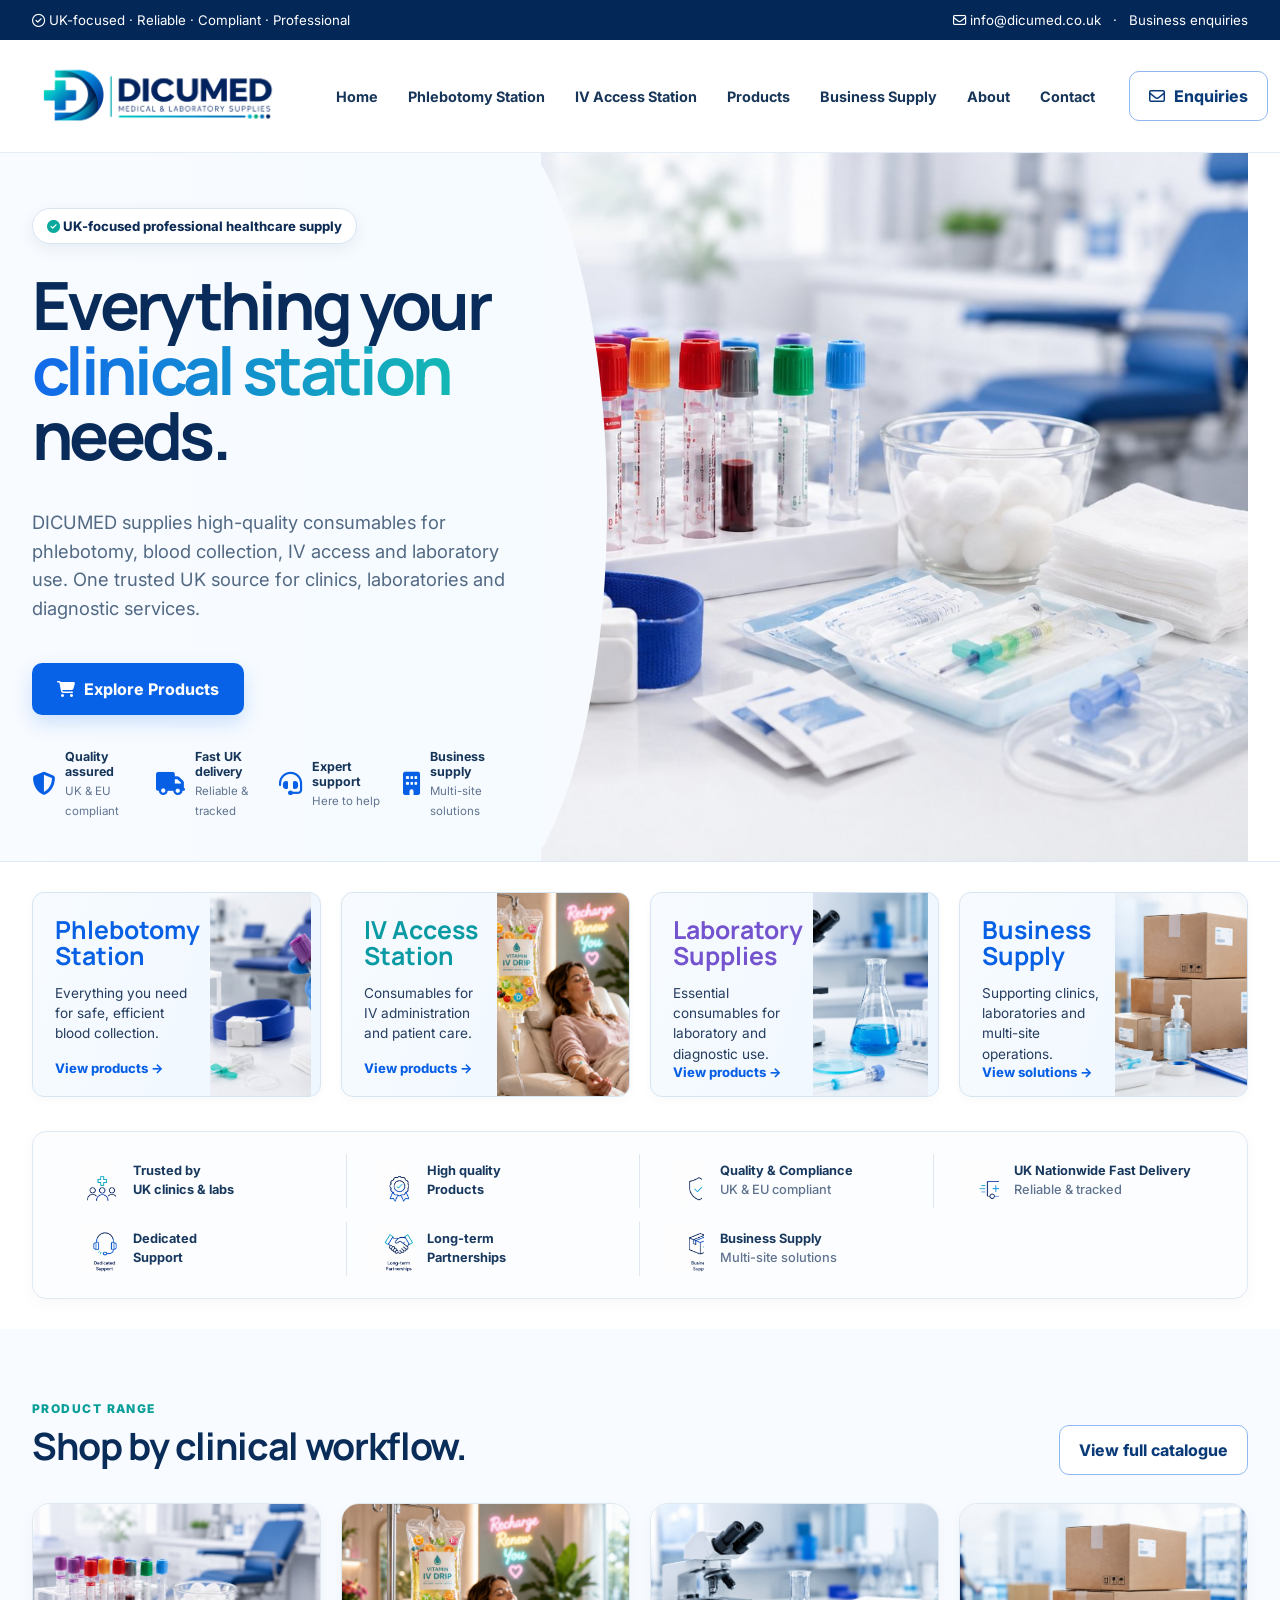
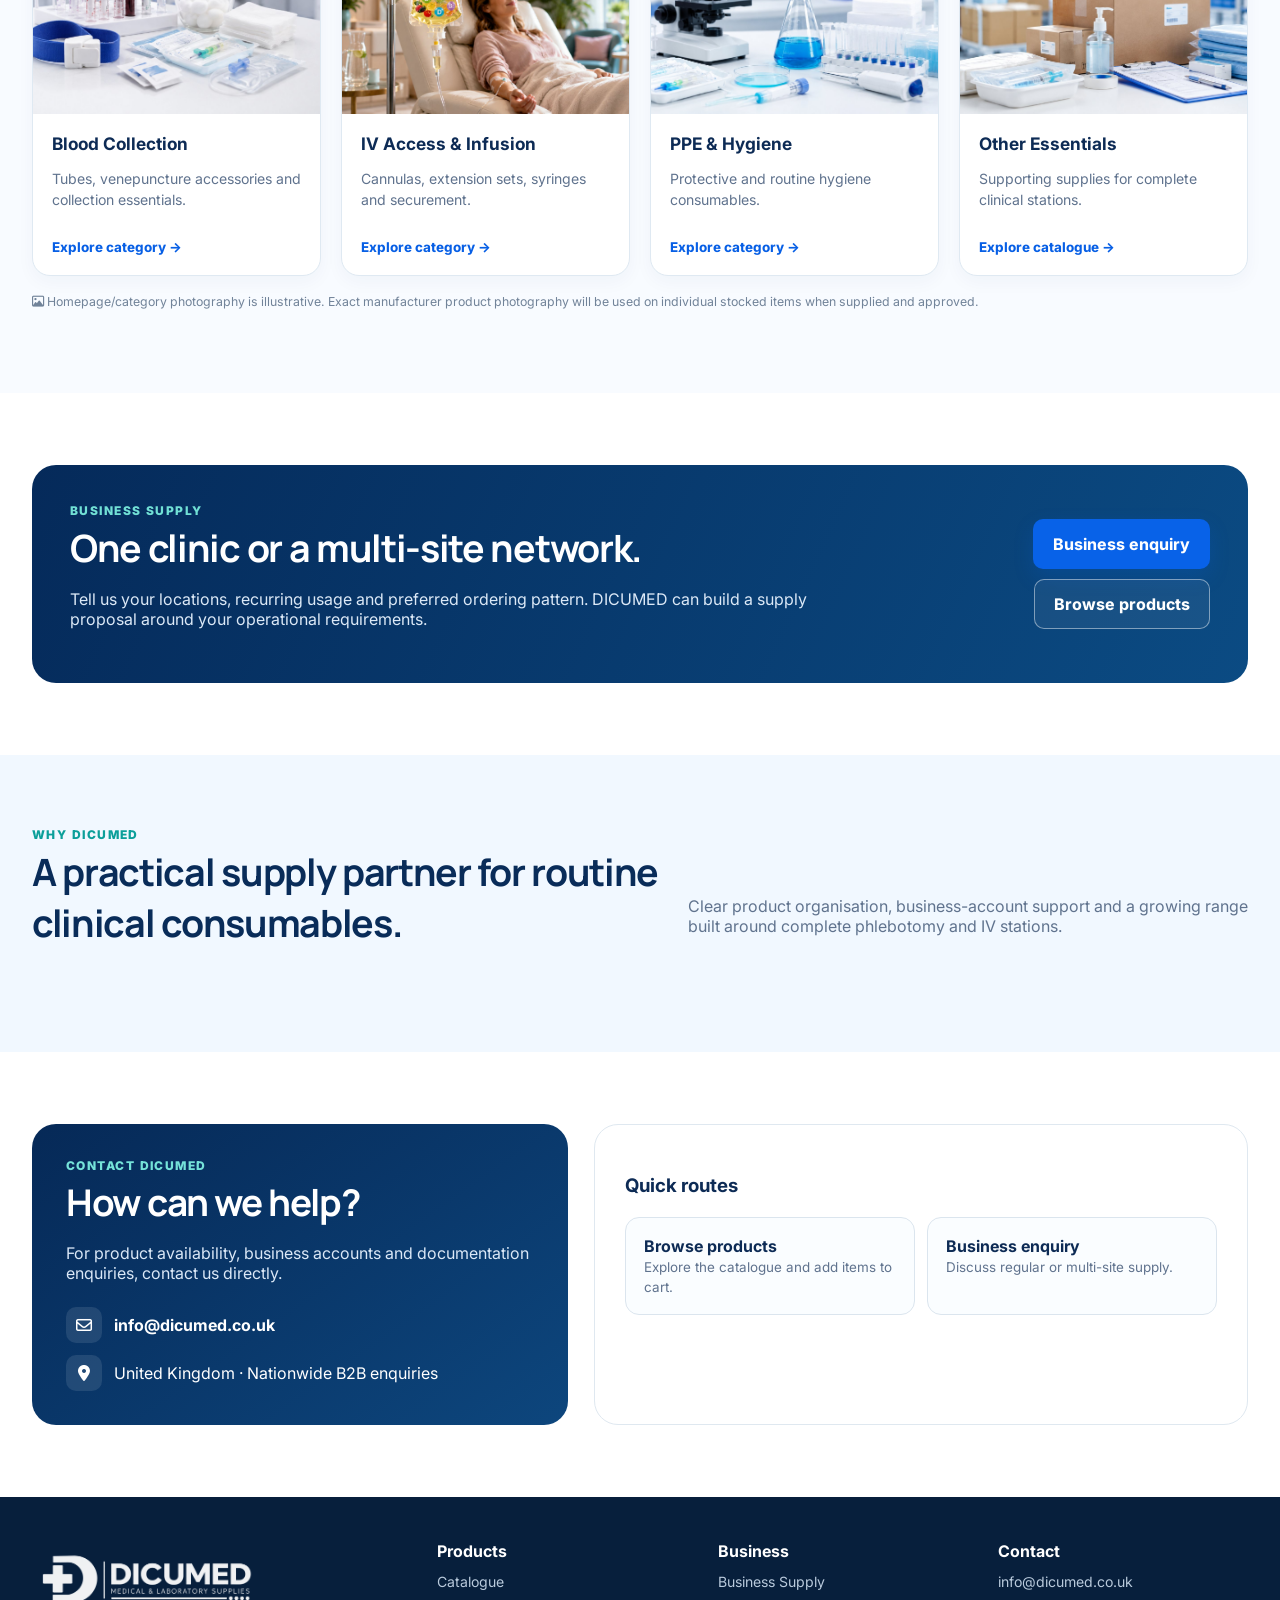
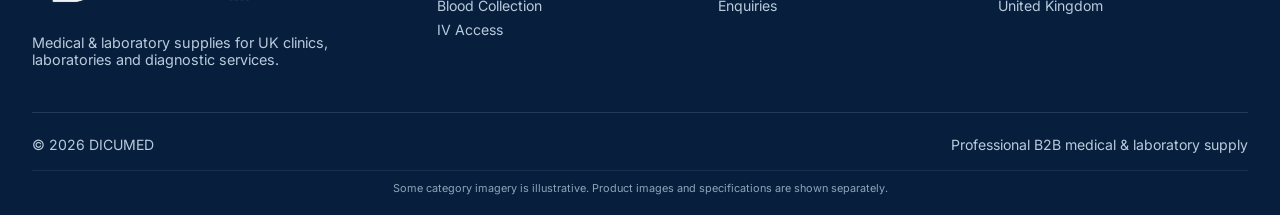
<file: index.html>
<!doctype html><html lang="en"><head><meta charset="utf-8"><meta name="viewport" content="width=device-width,initial-scale=1"><link rel="preconnect" href="https://fonts.googleapis.com"><link rel="preconnect" href="https://fonts.gstatic.com" crossorigin><link href="https://fonts.googleapis.com/css2?family=Inter:wght@400;500;600;700;800&family=Manrope:wght@600;700;800&display=swap" rel="stylesheet"><link rel="stylesheet" href="https://cdnjs.cloudflare.com/ajax/libs/font-awesome/6.6.0/css/all.min.css"><link rel="stylesheet" href="assets/style.css"><script src="assets/products.js"></script><script defer src="assets/app.js"></script><meta name="description" content="DICUMED supplies phlebotomy, blood collection, IV access and laboratory consumables to UK healthcare organisations."><title>DICUMED | Medical & Laboratory Supplies UK</title></head><body>
<div class="topbar"><div class="wrap"><span><i class="fa-regular fa-circle-check"></i> UK-focused · Reliable · Compliant · Professional</span><span><a href="mailto:info@dicumed.co.uk"><i class="fa-regular fa-envelope"></i> info@dicumed.co.uk</a> &nbsp; · &nbsp; Business enquiries</span></div></div>
<header class="header"><div class="wrap nav">
<a class="brand" href="index.html"><img class="brandLogo" src="logo.png" alt="DICUMED Medical & Laboratory Supplies"></a>
<nav class="navlinks"><a href="index.html">Home</a><a href="category.html?cat=phlebotomy-essentials">Phlebotomy Station</a><a href="category.html?cat=iv-access">IV Access Station</a><a href="catalogue.html">Products</a><a href="index.html#business">Business Supply</a><a href="index.html#about">About</a><a href="index.html#contact">Contact</a></nav>
<div class="navActions"><a class="btn outline" href="mailto:info@dicumed.co.uk?subject=DICUMED%20Enquiry"><i class="fa-regular fa-envelope"></i> Enquiries</a><a class="btn outline quoteTop" href="mailto:info@dicumed.co.uk?subject=DICUMED%20Quotation%20Request"><i class="fa-regular fa-file-lines"></i> Request a Quote</a><a class="btn primary cartTop" href="checkout.html"><i class="fa-solid fa-cart-shopping"></i> Cart <span class="cartCount">0</span></a><button class="btn outline menuBtn" onclick="mobileMenu()"><i class="fa-solid fa-bars"></i></button></div>
</div><div id="mobileNav" class="mobileNav wrap"><a href="index.html">Home</a><a href="category.html?cat=phlebotomy-essentials">Phlebotomy Station</a><a href="category.html?cat=iv-access">IV Access Station</a><a href="catalogue.html">Products</a><a href="index.html#business">Business Supply</a><a href="index.html#contact">Contact</a></div></header>
<main>
<section class="heroNew"><div class="wrap heroNewGrid">
<div class="heroCopy"><div class="eyebrow"><i class="fa-solid fa-circle-check"></i> UK-focused professional healthcare supply</div>
<h1>Everything your <span class="accent">clinical station</span> needs.</h1>
<p class="heroLead">DICUMED supplies high-quality consumables for phlebotomy, blood collection, IV access and laboratory use. One trusted UK source for clinics, laboratories and diagnostic services.</p>
<div class="heroBtns"><a class="btn primary heroCta" href="catalogue.html"><i class="fa-solid fa-cart-shopping"></i> Explore Products</a></div>
<div class="miniBenefits"><div><i class="fa-solid fa-shield-halved"></i><span><b>Quality assured</b><small>UK & EU compliant</small></span></div><div><i class="fa-solid fa-truck"></i><span><b>Fast UK delivery</b><small>Reliable & tracked</small></span></div><div><i class="fa-solid fa-headset"></i><span><b>Expert support</b><small>Here to help</small></span></div><div><i class="fa-solid fa-building"></i><span><b>Business supply</b><small>Multi-site solutions</small></span></div></div>
</div>
<div class="heroPhoto"><img src="assets/images/phlebotomy-main.jpg" alt="Illustrative phlebotomy and clinical station supplies"></div>
</div></section>

<section id="stations" class="homeCards"><div class="wrap homeCardGrid">
<a class="homeCard" href="category.html?cat=phlebotomy-essentials"><div class="homeCardText"><h2>Phlebotomy<br>Station</h2><p>Everything you need for safe, efficient blood collection.</p><span>View products →</span></div><img src="assets/images/phlebotomy-secondary.jpg" alt="Illustrative phlebotomy station"></a>
<a class="homeCard tealCard" href="category.html?cat=iv-access"><div class="homeCardText"><h2>IV Access<br>Station</h2><p>Consumables for IV administration and patient care.</p><span>View products →</span></div><img src="assets/images/iv-main.jpg" alt="Illustrative IV access supplies"></a>
<a class="homeCard purpleCard" href="catalogue.html"><div class="homeCardText"><h2>Laboratory<br>Supplies</h2><p>Essential consumables for laboratory and diagnostic use.</p><span>View products →</span></div><img src="assets/images/laboratory-main.jpg" alt="Illustrative laboratory supplies"></a>
<a class="homeCard" href="#business"><div class="homeCardText"><h2>Business<br>Supply</h2><p>Supporting clinics, laboratories and multi-site operations.</p><span>View solutions →</span></div><img src="assets/images/business-main.jpg" alt="Illustrative business supply boxes"></a>
</div></section>

<section class="benefitStrip"><div class="wrap">
<div><img class="benefitIcon" src="assets/icons/trusted.png" alt=""><b>Trusted by<br>UK clinics &amp; labs</b></div>
<div><img class="benefitIcon" src="assets/icons/quality.png" alt=""><b>High quality<br>Products</b></div>
<div><img class="benefitIcon" src="assets/icons/compliance.png" alt=""><b>Quality &amp; Compliance<br><span>UK &amp; EU compliant</span></b></div>
<div><img class="benefitIcon" src="assets/icons/delivery.png" alt=""><b>UK Nationwide Fast Delivery<br><span>Reliable &amp; tracked</span></b></div>
<div><img class="benefitIcon" src="assets/icons/support.png" alt=""><b>Dedicated<br>Support</b></div>
<div><img class="benefitIcon" src="assets/icons/partnership.png" alt=""><b>Long-term<br>Partnerships</b></div>
<div><img class="benefitIcon" src="assets/icons/business.png" alt=""><b>Business Supply<br><span>Multi-site solutions</span></b></div>
</div></section>

<section class="section soft"><div class="wrap"><div class="sectionHead"><div><div class="kicker">Product range</div><h2>Shop by clinical workflow.</h2></div><a class="btn outline" href="catalogue.html">View full catalogue</a></div>
<div class="categoryGrid photoCats">
<a class="catCard" href="category.html?cat=blood-collection"><div class="catVisual photo"><img src="assets/images/phlebotomy-main.jpg" alt="Illustrative blood collection supplies"></div><div class="catBody"><h3>Blood Collection</h3><p>Tubes, venepuncture accessories and collection essentials.</p><span class="link">Explore category →</span></div></a>
<a class="catCard" href="category.html?cat=iv-access"><div class="catVisual photo"><img src="assets/images/iv-main.jpg" alt="Illustrative IV access supplies"></div><div class="catBody"><h3>IV Access & Infusion</h3><p>Cannulas, extension sets, syringes and securement.</p><span class="link">Explore category →</span></div></a>
<a class="catCard" href="category.html?cat=ppe-hygiene"><div class="catVisual photo"><img src="assets/images/laboratory-main.jpg" alt="Illustrative laboratory supplies"></div><div class="catBody"><h3>PPE & Hygiene</h3><p>Protective and routine hygiene consumables.</p><span class="link">Explore category →</span></div></a>
<a class="catCard" href="catalogue.html"><div class="catVisual photo"><img src="assets/images/business-main.jpg" alt="Illustrative business supply"></div><div class="catBody"><h3>Other Essentials</h3><p>Supporting supplies for complete clinical stations.</p><span class="link">Explore catalogue →</span></div></a>
</div>
<p class="illustrativeNote"><i class="fa-regular fa-image"></i> Homepage/category photography is illustrative. Exact manufacturer product photography will be used on individual stocked items when supplied and approved.</p>
</div></section>

<section id="business" class="section"><div class="wrap"><div class="band"><div><div class="kicker">Business supply</div><h2>One clinic or a multi-site network.</h2><p>Tell us your locations, recurring usage and preferred ordering pattern. DICUMED can build a supply proposal around your operational requirements.</p></div><div class="bandActions"><a class="btn primary" href="mailto:info@dicumed.co.uk?subject=DICUMED%20Business%20Supply%20Enquiry">Business enquiry</a><a class="btn outline light" href="catalogue.html">Browse products</a></div></div></div></section>

<section id="about" class="section tint"><div class="wrap"><div class="sectionHead"><div><div class="kicker">Why DICUMED</div><h2>A practical supply partner for routine clinical consumables.</h2></div><p>Clear product organisation, business-account support and a growing range built around complete phlebotomy and IV stations.</p></div></div></section>

<section id="contact" class="section"><div class="wrap contactGrid"><div class="contactPanel"><div class="kicker">Contact DICUMED</div><h2>How can we help?</h2><p>For product availability, business accounts and documentation enquiries, contact us directly.</p><div class="contactPoints"><div><i class="fa-regular fa-envelope"></i><a href="mailto:info@dicumed.co.uk"><strong>info@dicumed.co.uk</strong></a></div><div><i class="fa-solid fa-location-dot"></i><span>United Kingdom · Nationwide B2B enquiries</span></div></div></div><div class="enquiryBox"><h3>Quick routes</h3><div class="enquiryChoices"><a class="choice" href="catalogue.html"><strong>Browse products</strong><span>Explore the catalogue and add items to cart.</span></a><a class="choice" href="mailto:info@dicumed.co.uk?subject=DICUMED%20Business%20Enquiry"><strong>Business enquiry</strong><span>Discuss regular or multi-site supply.</span></a></div></div></div></section>
</main><footer class="footer"><div class="wrap footerGrid"><div><img class="footerLogo" src="logo.png" alt="DICUMED"><p>Medical & laboratory supplies for UK clinics, laboratories and diagnostic services.</p></div><div><h4>Products</h4><a href="catalogue.html">Catalogue</a><a href="category.html?cat=blood-collection">Blood Collection</a><a href="category.html?cat=iv-access">IV Access</a></div><div><h4>Business</h4><a href="index.html#business">Business Supply</a><a href="mailto:info@dicumed.co.uk">Enquiries</a></div><div><h4>Contact</h4><a href="mailto:info@dicumed.co.uk">info@dicumed.co.uk</a><span>United Kingdom</span></div></div><div class="wrap footerBottom"><span>© 2026 DICUMED</span><span>Professional B2B medical & laboratory supply</span></div><div class="wrap footerNote">Some category imagery is illustrative. Product images and specifications are shown separately.</div></footer></body></html>
</file>
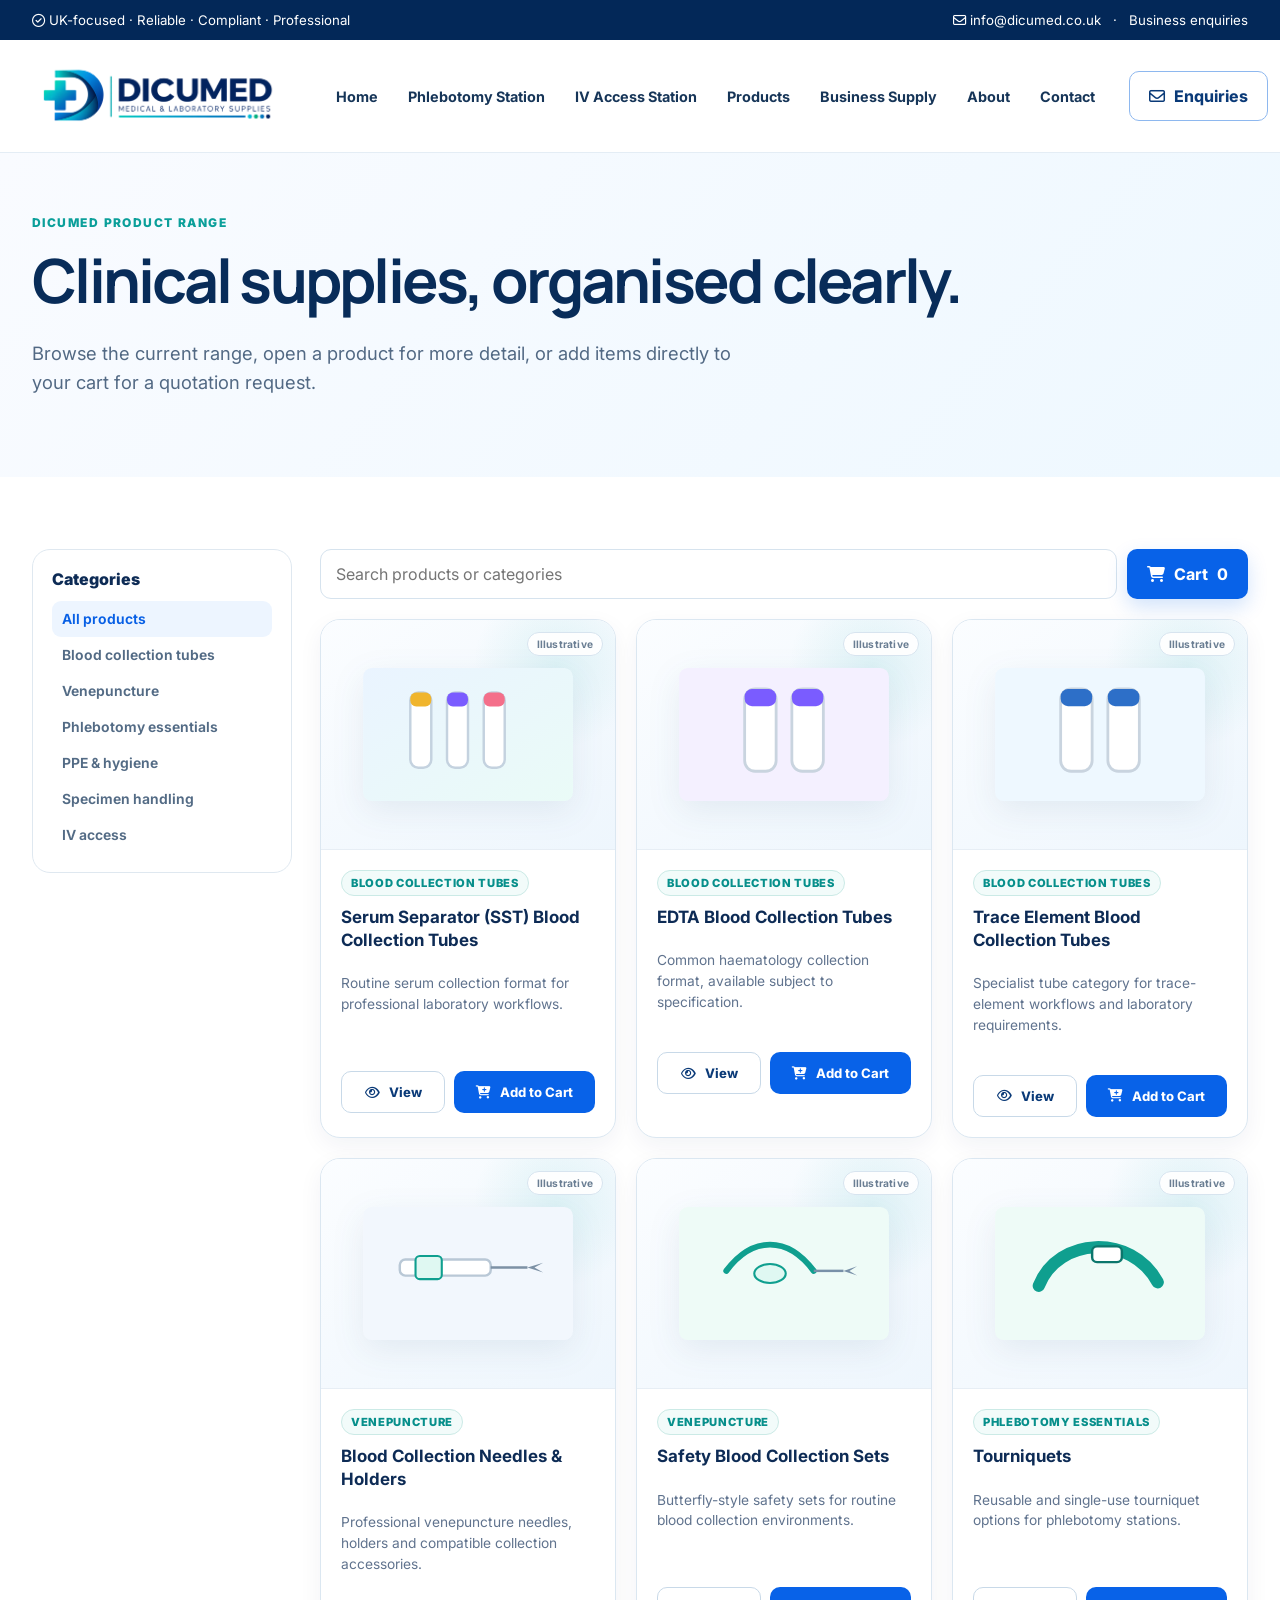
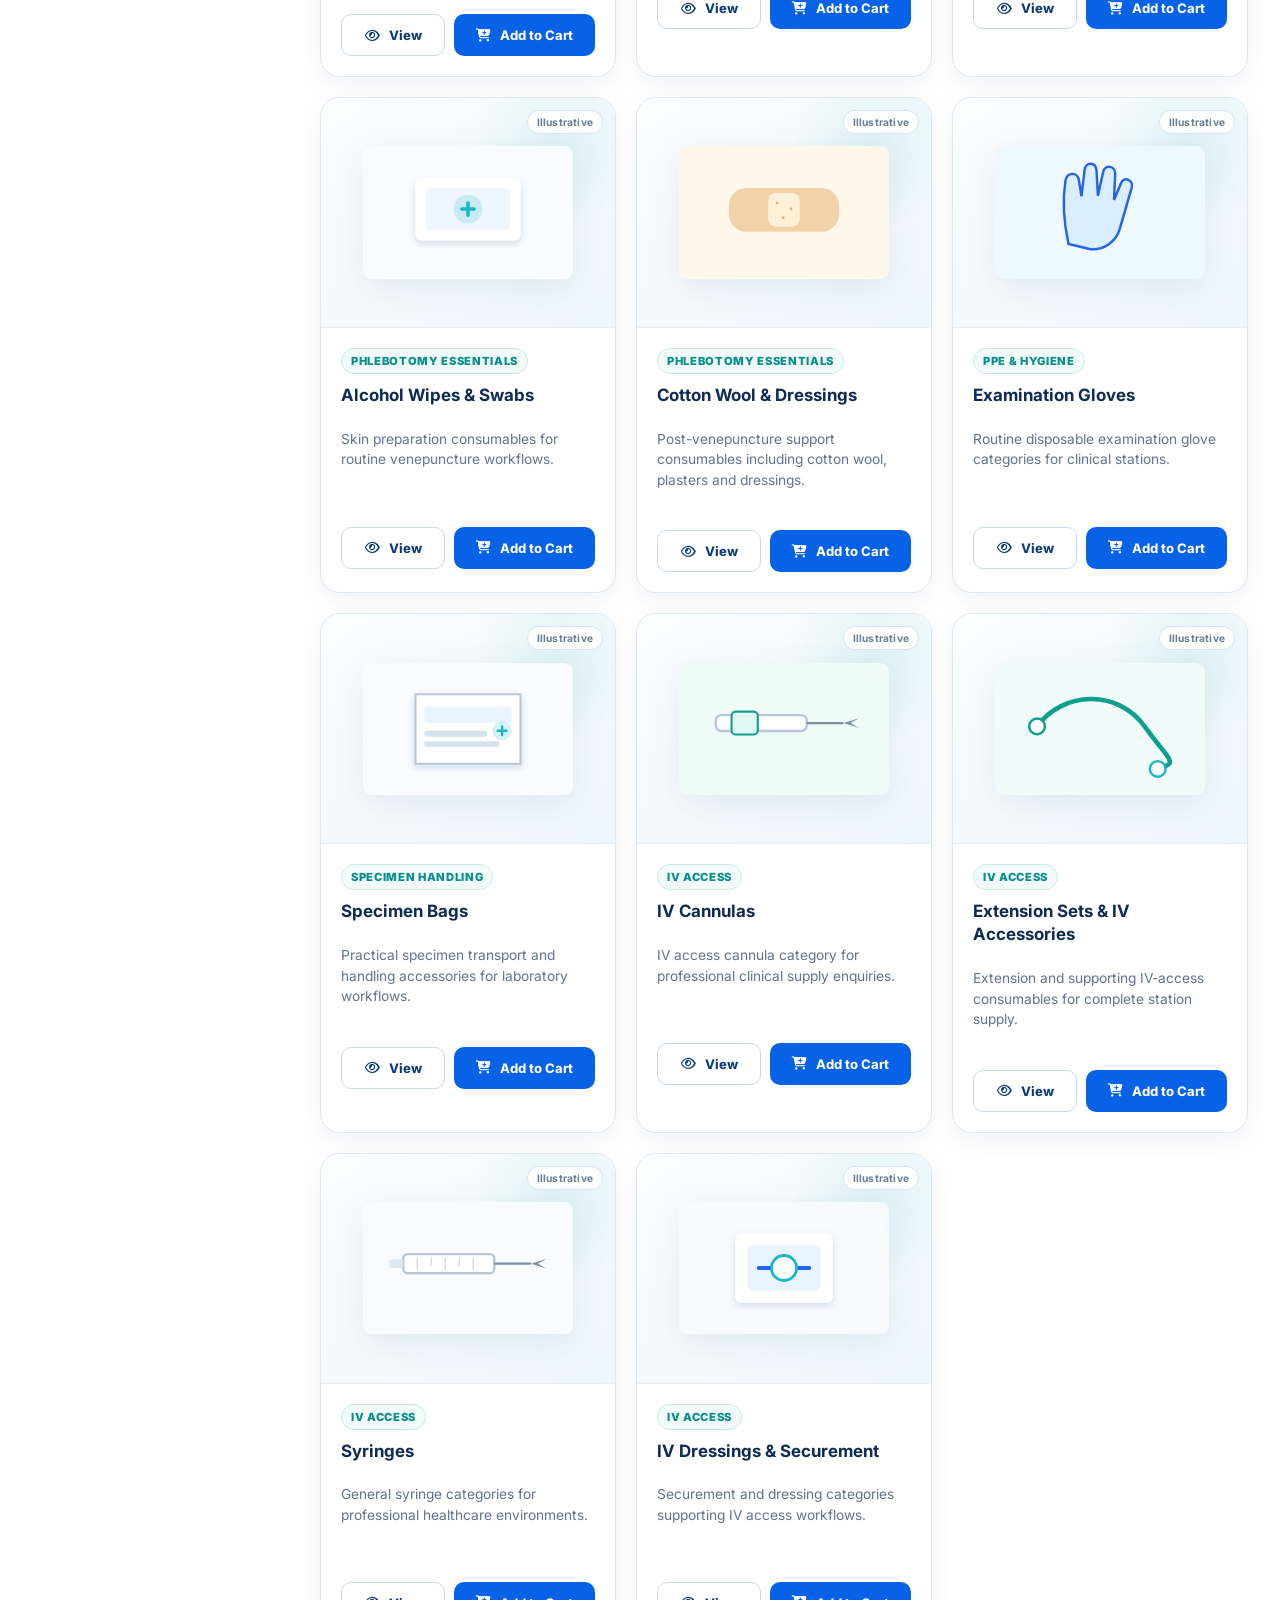
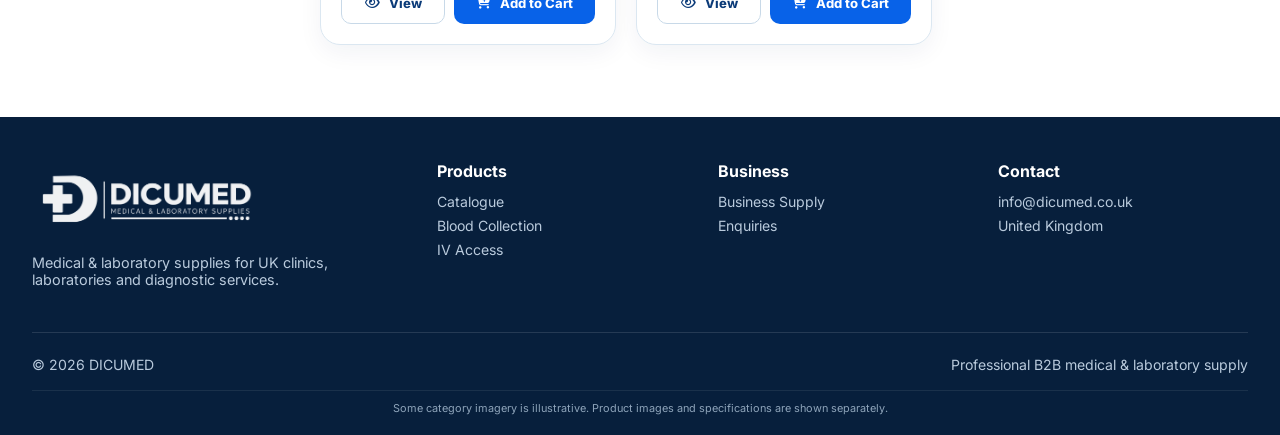
<file: catalogue.html>
<!doctype html><html lang="en"><head><meta charset="utf-8"><meta name="viewport" content="width=device-width,initial-scale=1"><link rel="preconnect" href="https://fonts.googleapis.com"><link rel="preconnect" href="https://fonts.gstatic.com" crossorigin><link href="https://fonts.googleapis.com/css2?family=Inter:wght@400;500;600;700;800&family=Manrope:wght@600;700;800&display=swap" rel="stylesheet"><link rel="stylesheet" href="https://cdnjs.cloudflare.com/ajax/libs/font-awesome/6.6.0/css/all.min.css"><link rel="stylesheet" href="assets/style.css"><script src="assets/products.js"></script><script defer src="assets/app.js"></script><script defer src="assets/catalogue.js"></script><title>DICUMED Products | Medical & Laboratory Supplies</title></head><body><div class="topbar"><div class="wrap"><span><i class="fa-regular fa-circle-check"></i> UK-focused · Reliable · Compliant · Professional</span><span><a href="mailto:info@dicumed.co.uk"><i class="fa-regular fa-envelope"></i> info@dicumed.co.uk</a> &nbsp; · &nbsp; Business enquiries</span></div></div>
<header class="header"><div class="wrap nav">
<a class="brand" href="index.html"><img class="brandLogo" src="logo.png" alt="DICUMED Medical & Laboratory Supplies"></a>
<nav class="navlinks"><a href="index.html">Home</a><a href="category.html?cat=phlebotomy-essentials">Phlebotomy Station</a><a href="category.html?cat=iv-access">IV Access Station</a><a href="catalogue.html">Products</a><a href="index.html#business">Business Supply</a><a href="index.html#about">About</a><a href="index.html#contact">Contact</a></nav>
<div class="navActions"><a class="btn outline" href="mailto:info@dicumed.co.uk?subject=DICUMED%20Enquiry"><i class="fa-regular fa-envelope"></i> Enquiries</a><a class="btn outline quoteTop" href="mailto:info@dicumed.co.uk?subject=DICUMED%20Quotation%20Request"><i class="fa-regular fa-file-lines"></i> Request a Quote</a><a class="btn primary cartTop" href="checkout.html"><i class="fa-solid fa-cart-shopping"></i> Cart <span class="cartCount">0</span></a><button class="btn outline menuBtn" onclick="mobileMenu()"><i class="fa-solid fa-bars"></i></button></div>
</div><div id="mobileNav" class="mobileNav wrap"><a href="index.html">Home</a><a href="category.html?cat=phlebotomy-essentials">Phlebotomy Station</a><a href="category.html?cat=iv-access">IV Access Station</a><a href="catalogue.html">Products</a><a href="index.html#business">Business Supply</a><a href="index.html#contact">Contact</a></div></header><main>
<section class="catalogueHero"><div class="wrap"><div class="kicker">DICUMED product range</div><h1>Clinical supplies, organised clearly.</h1><p class="heroLead">Browse the current range, open a product for more detail, or add items directly to your cart for a quotation request.</p></div></section>
<section class="section"><div class="wrap catalogueGrid"><aside class="filters"><div class="filterTitle">Categories</div>
<button class="filterBtn active" onclick="setCategory('All',this)">All products</button>
<button class="filterBtn" onclick="setCategory('Blood Collection Tubes',this)">Blood collection tubes</button>
<button class="filterBtn" onclick="setCategory('Venepuncture',this)">Venepuncture</button>
<button class="filterBtn" onclick="setCategory('Phlebotomy Essentials',this)">Phlebotomy essentials</button>
<button class="filterBtn" onclick="setCategory('PPE & Hygiene',this)">PPE & hygiene</button>
<button class="filterBtn" onclick="setCategory('Specimen Handling',this)">Specimen handling</button>
<button class="filterBtn" onclick="setCategory('IV Access',this)">IV access</button></aside>
<div><div class="searchBar"><input id="search" oninput="renderProducts(activeCategory)" placeholder="Search products or categories"><a class="btn primary" href="checkout.html"><i class="fa-solid fa-cart-shopping"></i> Cart <span class="cartCount">0</span></a></div><div id="productGrid" class="productGrid"></div></div>
</div></section></main><footer class="footer"><div class="wrap footerGrid"><div><img class="footerLogo" src="logo.png" alt="DICUMED"><p>Medical & laboratory supplies for UK clinics, laboratories and diagnostic services.</p></div><div><h4>Products</h4><a href="catalogue.html">Catalogue</a><a href="category.html?cat=blood-collection">Blood Collection</a><a href="category.html?cat=iv-access">IV Access</a></div><div><h4>Business</h4><a href="index.html#business">Business Supply</a><a href="mailto:info@dicumed.co.uk">Enquiries</a></div><div><h4>Contact</h4><a href="mailto:info@dicumed.co.uk">info@dicumed.co.uk</a><span>United Kingdom</span></div></div><div class="wrap footerBottom"><span>© 2026 DICUMED</span><span>Professional B2B medical & laboratory supply</span></div><div class="wrap footerNote">Some category imagery is illustrative. Product images and specifications are shown separately.</div></footer></body></html>
</file>
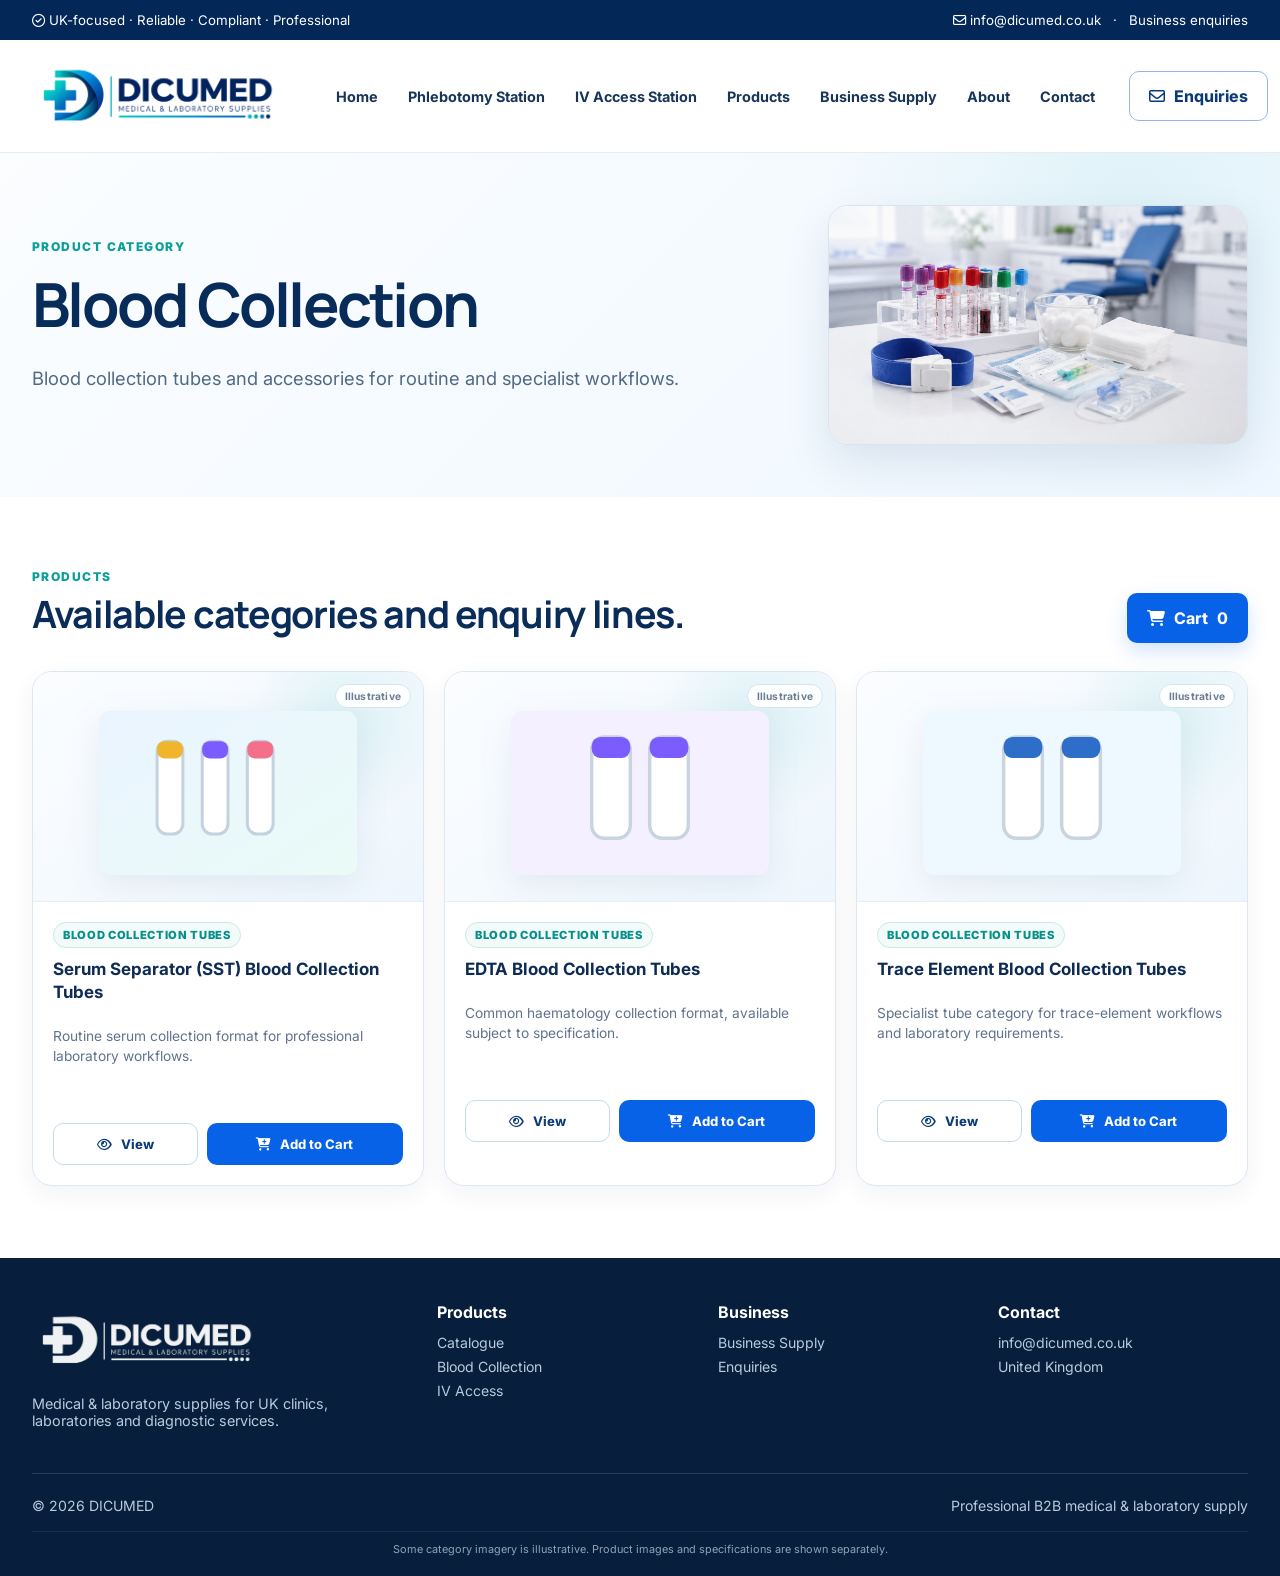
<file: category.html>
<!doctype html><html lang="en"><head><meta charset="utf-8"><meta name="viewport" content="width=device-width,initial-scale=1"><link rel="preconnect" href="https://fonts.googleapis.com"><link rel="preconnect" href="https://fonts.gstatic.com" crossorigin><link href="https://fonts.googleapis.com/css2?family=Inter:wght@400;500;600;700;800&family=Manrope:wght@600;700;800&display=swap" rel="stylesheet"><link rel="stylesheet" href="https://cdnjs.cloudflare.com/ajax/libs/font-awesome/6.6.0/css/all.min.css"><link rel="stylesheet" href="assets/style.css"><script src="assets/products.js"></script><script defer src="assets/app.js"></script><title>DICUMED Category</title></head><body><div class="topbar"><div class="wrap"><span><i class="fa-regular fa-circle-check"></i> UK-focused · Reliable · Compliant · Professional</span><span><a href="mailto:info@dicumed.co.uk"><i class="fa-regular fa-envelope"></i> info@dicumed.co.uk</a> &nbsp; · &nbsp; Business enquiries</span></div></div>
<header class="header"><div class="wrap nav">
<a class="brand" href="index.html"><img class="brandLogo" src="logo.png" alt="DICUMED Medical & Laboratory Supplies"></a>
<nav class="navlinks"><a href="index.html">Home</a><a href="category.html?cat=phlebotomy-essentials">Phlebotomy Station</a><a href="category.html?cat=iv-access">IV Access Station</a><a href="catalogue.html">Products</a><a href="index.html#business">Business Supply</a><a href="index.html#about">About</a><a href="index.html#contact">Contact</a></nav>
<div class="navActions"><a class="btn outline" href="mailto:info@dicumed.co.uk?subject=DICUMED%20Enquiry"><i class="fa-regular fa-envelope"></i> Enquiries</a><a class="btn outline quoteTop" href="mailto:info@dicumed.co.uk?subject=DICUMED%20Quotation%20Request"><i class="fa-regular fa-file-lines"></i> Request a Quote</a><a class="btn primary cartTop" href="checkout.html"><i class="fa-solid fa-cart-shopping"></i> Cart <span class="cartCount">0</span></a><button class="btn outline menuBtn" onclick="mobileMenu()"><i class="fa-solid fa-bars"></i></button></div>
</div><div id="mobileNav" class="mobileNav wrap"><a href="index.html">Home</a><a href="category.html?cat=phlebotomy-essentials">Phlebotomy Station</a><a href="category.html?cat=iv-access">IV Access Station</a><a href="catalogue.html">Products</a><a href="index.html#business">Business Supply</a><a href="index.html#contact">Contact</a></div></header><main>
<section class="categoryHero" id="categoryHero"><div class="wrap categoryHeroGrid"><div><div class="kicker">Product category</div><h1 id="catTitle">Category</h1><p id="catDesc" class="heroLead"></p></div><div class="categoryPhoto"><img id="catPhoto" src="assets/images/phlebotomy-main.jpg" alt=""></div></div></section>
<section class="section"><div class="wrap"><div class="sectionHead"><div><div class="kicker">Products</div><h2>Available categories and enquiry lines.</h2></div><a class="btn primary" href="checkout.html"><i class="fa-solid fa-cart-shopping"></i> Cart <span class="cartCount">0</span></a></div><div id="categoryProducts" class="productGrid"></div></div></section>
</main><footer class="footer"><div class="wrap footerGrid"><div><img class="footerLogo" src="logo.png" alt="DICUMED"><p>Medical & laboratory supplies for UK clinics, laboratories and diagnostic services.</p></div><div><h4>Products</h4><a href="catalogue.html">Catalogue</a><a href="category.html?cat=blood-collection">Blood Collection</a><a href="category.html?cat=iv-access">IV Access</a></div><div><h4>Business</h4><a href="index.html#business">Business Supply</a><a href="mailto:info@dicumed.co.uk">Enquiries</a></div><div><h4>Contact</h4><a href="mailto:info@dicumed.co.uk">info@dicumed.co.uk</a><span>United Kingdom</span></div></div><div class="wrap footerBottom"><span>© 2026 DICUMED</span><span>Professional B2B medical & laboratory supply</span></div><div class="wrap footerNote">Some category imagery is illustrative. Product images and specifications are shown separately.</div></footer>
<script>
document.addEventListener('DOMContentLoaded',()=>{
 const slug=new URLSearchParams(location.search).get('cat')||'blood-collection';
 const c=window.DICUMED_CATEGORIES.find(x=>x.slug===slug)||window.DICUMED_CATEGORIES[0];
 document.getElementById('catTitle').textContent=c.name;
 document.getElementById('catDesc').textContent=c.desc;
 const img=document.getElementById('catPhoto'); img.src=c.photo; img.alt='Illustrative '+c.name+' category image';
 const ps=window.DICUMED_PRODUCTS.filter(p=>p.cat===slug || (slug==='blood-collection' && p.category==='Blood Collection Tubes'));
 document.getElementById('categoryProducts').innerHTML=(ps.length?ps:window.DICUMED_PRODUCTS).map(productCard).join('');
});
</script></body></html>
</file>
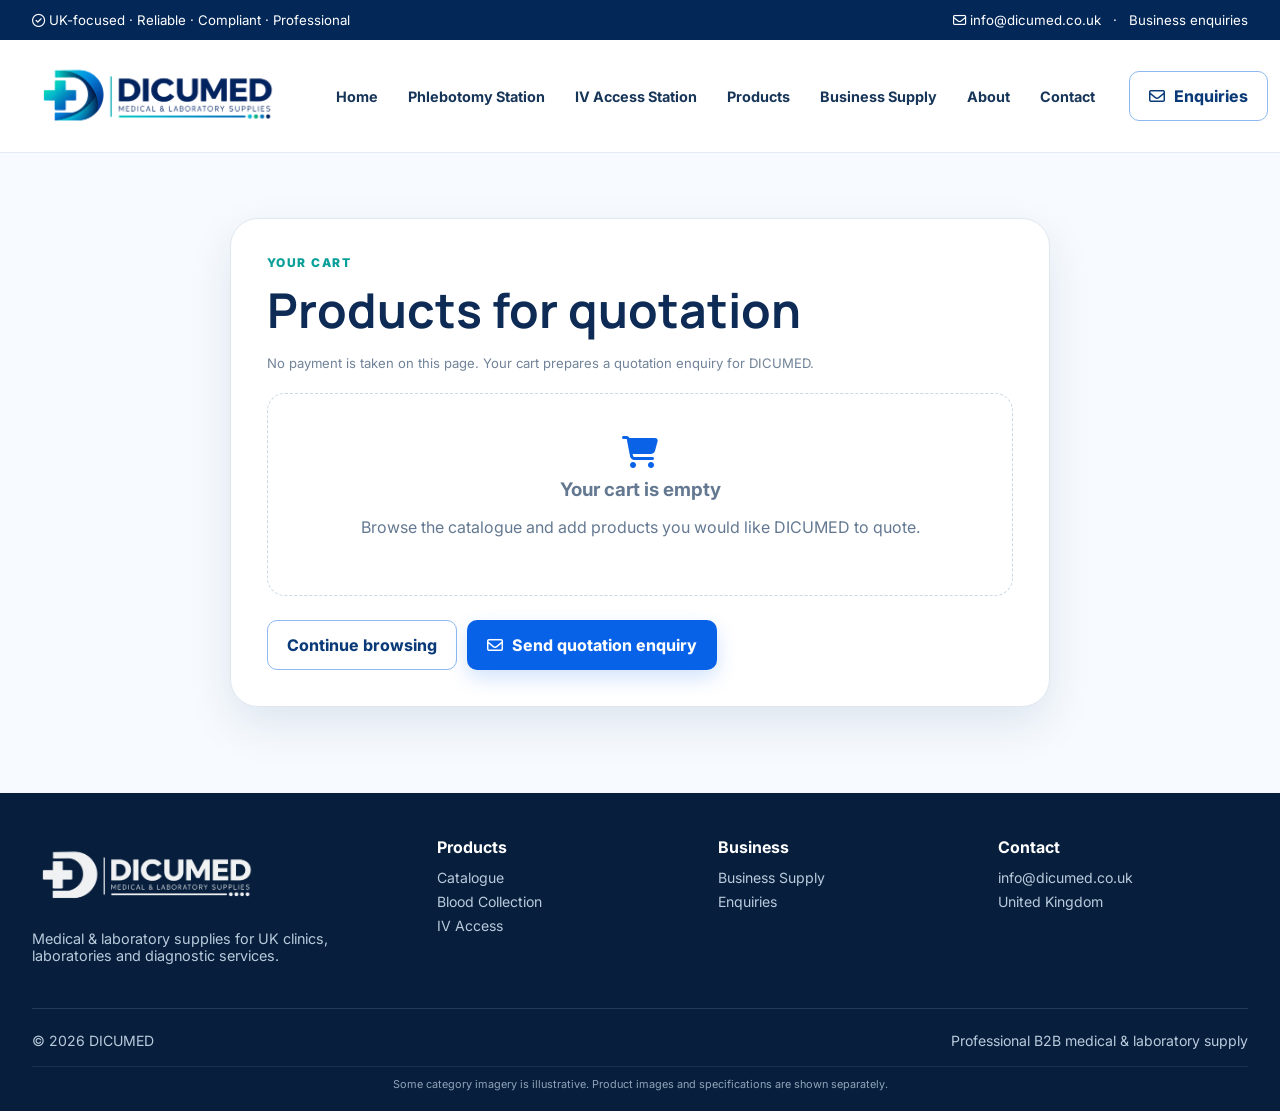
<file: checkout.html>
<!doctype html><html lang="en"><head><meta charset="utf-8"><meta name="viewport" content="width=device-width,initial-scale=1"><link rel="preconnect" href="https://fonts.googleapis.com"><link rel="preconnect" href="https://fonts.gstatic.com" crossorigin><link href="https://fonts.googleapis.com/css2?family=Inter:wght@400;500;600;700;800&family=Manrope:wght@600;700;800&display=swap" rel="stylesheet"><link rel="stylesheet" href="https://cdnjs.cloudflare.com/ajax/libs/font-awesome/6.6.0/css/all.min.css"><link rel="stylesheet" href="assets/style.css"><script src="assets/products.js"></script><script defer src="assets/app.js"></script><title>DICUMED Cart</title></head><body><div class="topbar"><div class="wrap"><span><i class="fa-regular fa-circle-check"></i> UK-focused · Reliable · Compliant · Professional</span><span><a href="mailto:info@dicumed.co.uk"><i class="fa-regular fa-envelope"></i> info@dicumed.co.uk</a> &nbsp; · &nbsp; Business enquiries</span></div></div>
<header class="header"><div class="wrap nav">
<a class="brand" href="index.html"><img class="brandLogo" src="logo.png" alt="DICUMED Medical & Laboratory Supplies"></a>
<nav class="navlinks"><a href="index.html">Home</a><a href="category.html?cat=phlebotomy-essentials">Phlebotomy Station</a><a href="category.html?cat=iv-access">IV Access Station</a><a href="catalogue.html">Products</a><a href="index.html#business">Business Supply</a><a href="index.html#about">About</a><a href="index.html#contact">Contact</a></nav>
<div class="navActions"><a class="btn outline" href="mailto:info@dicumed.co.uk?subject=DICUMED%20Enquiry"><i class="fa-regular fa-envelope"></i> Enquiries</a><a class="btn outline quoteTop" href="mailto:info@dicumed.co.uk?subject=DICUMED%20Quotation%20Request"><i class="fa-regular fa-file-lines"></i> Request a Quote</a><a class="btn primary cartTop" href="checkout.html"><i class="fa-solid fa-cart-shopping"></i> Cart <span class="cartCount">0</span></a><button class="btn outline menuBtn" onclick="mobileMenu()"><i class="fa-solid fa-bars"></i></button></div>
</div><div id="mobileNav" class="mobileNav wrap"><a href="index.html">Home</a><a href="category.html?cat=phlebotomy-essentials">Phlebotomy Station</a><a href="category.html?cat=iv-access">IV Access Station</a><a href="catalogue.html">Products</a><a href="index.html#business">Business Supply</a><a href="index.html#contact">Contact</a></div></header><main class="quoteHero"><div class="wrap"><div class="quoteCard"><div class="kicker">Your cart</div><h1>Products for quotation</h1><p class="notice">No payment is taken on this page. Your cart prepares a quotation enquiry for DICUMED.</p><div id="cartItems" class="cartList"></div><div class="checkoutActions"><a class="btn outline" href="catalogue.html">Continue browsing</a><button class="btn primary" onclick="emailQuote()"><i class="fa-regular fa-envelope"></i> Send quotation enquiry</button></div></div></div></main><footer class="footer"><div class="wrap footerGrid"><div><img class="footerLogo" src="logo.png" alt="DICUMED"><p>Medical & laboratory supplies for UK clinics, laboratories and diagnostic services.</p></div><div><h4>Products</h4><a href="catalogue.html">Catalogue</a><a href="category.html?cat=blood-collection">Blood Collection</a><a href="category.html?cat=iv-access">IV Access</a></div><div><h4>Business</h4><a href="index.html#business">Business Supply</a><a href="mailto:info@dicumed.co.uk">Enquiries</a></div><div><h4>Contact</h4><a href="mailto:info@dicumed.co.uk">info@dicumed.co.uk</a><span>United Kingdom</span></div></div><div class="wrap footerBottom"><span>© 2026 DICUMED</span><span>Professional B2B medical & laboratory supply</span></div><div class="wrap footerNote">Some category imagery is illustrative. Product images and specifications are shown separately.</div></footer></body></html>
</file>
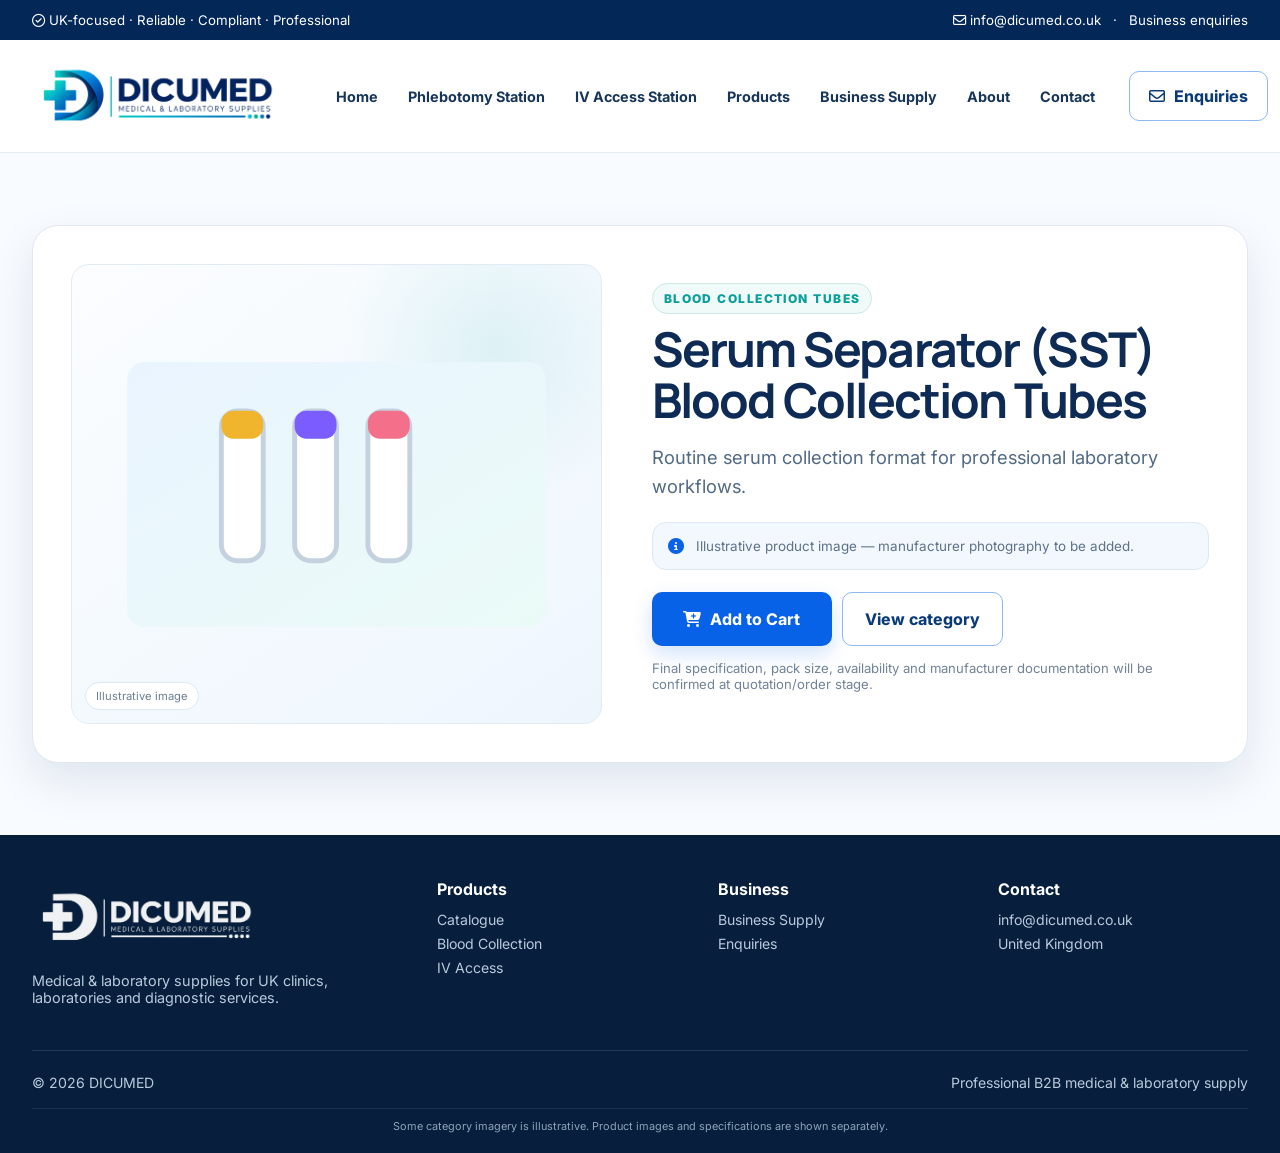
<file: product.html>
<!doctype html><html lang="en"><head><meta charset="utf-8"><meta name="viewport" content="width=device-width,initial-scale=1"><link rel="preconnect" href="https://fonts.googleapis.com"><link rel="preconnect" href="https://fonts.gstatic.com" crossorigin><link href="https://fonts.googleapis.com/css2?family=Inter:wght@400;500;600;700;800&family=Manrope:wght@600;700;800&display=swap" rel="stylesheet"><link rel="stylesheet" href="https://cdnjs.cloudflare.com/ajax/libs/font-awesome/6.6.0/css/all.min.css"><link rel="stylesheet" href="assets/style.css"><script src="assets/products.js"></script><script defer src="assets/app.js"></script><title>DICUMED Product</title></head><body><div class="topbar"><div class="wrap"><span><i class="fa-regular fa-circle-check"></i> UK-focused · Reliable · Compliant · Professional</span><span><a href="mailto:info@dicumed.co.uk"><i class="fa-regular fa-envelope"></i> info@dicumed.co.uk</a> &nbsp; · &nbsp; Business enquiries</span></div></div>
<header class="header"><div class="wrap nav">
<a class="brand" href="index.html"><img class="brandLogo" src="logo.png" alt="DICUMED Medical & Laboratory Supplies"></a>
<nav class="navlinks"><a href="index.html">Home</a><a href="category.html?cat=phlebotomy-essentials">Phlebotomy Station</a><a href="category.html?cat=iv-access">IV Access Station</a><a href="catalogue.html">Products</a><a href="index.html#business">Business Supply</a><a href="index.html#about">About</a><a href="index.html#contact">Contact</a></nav>
<div class="navActions"><a class="btn outline" href="mailto:info@dicumed.co.uk?subject=DICUMED%20Enquiry"><i class="fa-regular fa-envelope"></i> Enquiries</a><a class="btn outline quoteTop" href="mailto:info@dicumed.co.uk?subject=DICUMED%20Quotation%20Request"><i class="fa-regular fa-file-lines"></i> Request a Quote</a><a class="btn primary cartTop" href="checkout.html"><i class="fa-solid fa-cart-shopping"></i> Cart <span class="cartCount">0</span></a><button class="btn outline menuBtn" onclick="mobileMenu()"><i class="fa-solid fa-bars"></i></button></div>
</div><div id="mobileNav" class="mobileNav wrap"><a href="index.html">Home</a><a href="category.html?cat=phlebotomy-essentials">Phlebotomy Station</a><a href="category.html?cat=iv-access">IV Access Station</a><a href="catalogue.html">Products</a><a href="index.html#business">Business Supply</a><a href="index.html#contact">Contact</a></div></header><main>
<section class="section productPage"><div class="wrap"><div id="productDetail" class="productDetail"></div></div></section>
</main><footer class="footer"><div class="wrap footerGrid"><div><img class="footerLogo" src="logo.png" alt="DICUMED"><p>Medical & laboratory supplies for UK clinics, laboratories and diagnostic services.</p></div><div><h4>Products</h4><a href="catalogue.html">Catalogue</a><a href="category.html?cat=blood-collection">Blood Collection</a><a href="category.html?cat=iv-access">IV Access</a></div><div><h4>Business</h4><a href="index.html#business">Business Supply</a><a href="mailto:info@dicumed.co.uk">Enquiries</a></div><div><h4>Contact</h4><a href="mailto:info@dicumed.co.uk">info@dicumed.co.uk</a><span>United Kingdom</span></div></div><div class="wrap footerBottom"><span>© 2026 DICUMED</span><span>Professional B2B medical & laboratory supply</span></div><div class="wrap footerNote">Some category imagery is illustrative. Product images and specifications are shown separately.</div></footer>
<script>
document.addEventListener('DOMContentLoaded',()=>{
 const id=new URLSearchParams(location.search).get('id')||window.DICUMED_PRODUCTS[0].id;
 const p=window.DICUMED_PRODUCTS.find(x=>x.id===id)||window.DICUMED_PRODUCTS[0];
 document.title=p.name+' | DICUMED';
 document.getElementById('productDetail').innerHTML=`<div class="detailImage"><img src="${p.img}" alt="${p.name}"><span>Illustrative image</span></div><div class="detailCopy"><div class="kicker">${p.category}</div><h1>${p.name}</h1><p class="heroLead">${p.desc}</p><div class="infoBox"><i class="fa-solid fa-circle-info"></i><p>${p.note}</p></div><div class="detailActions"><button class="btn primary large" data-add="${p.id}" onclick="addToCart('${p.id}')"><i class="fa-solid fa-cart-plus"></i> Add to Cart</button><a class="btn outline large" href="category.html?cat=${p.cat}">View category</a></div><p class="notice">Final specification, pack size, availability and manufacturer documentation will be confirmed at quotation/order stage.</p></div>`;
});
</script></body></html>
</file>
<file: assets/style.css>
:root{--navy:#062957;--navy2:#0a356d;--blue:#075fe5;--teal:#09a7a7;--sky:#eef7ff;--mint:#effcfb;--text:#0d2b55;--muted:#60738e;--line:#dbe8f4;--soft:#f7fbff;--white:#fff;--shadow:0 18px 45px rgba(8,43,87,.10);--max:1450px}
*{box-sizing:border-box}html{scroll-behavior:smooth}body{margin:0;font-family:Inter,Arial,sans-serif;color:var(--text);background:#fff}a{color:inherit;text-decoration:none}img{display:block;max-width:100%}.wrap{width:min(calc(100% - 64px),var(--max));margin:auto}
.topbar{background:#032858;color:#fff;font-size:.83rem}.topbar .wrap{height:40px;display:flex;align-items:center;justify-content:space-between}.topbar a{color:#fff}
.header{background:#fff;border-bottom:1px solid #e4edf5;position:sticky;top:0;z-index:50}.nav{height:112px;display:flex;align-items:center;gap:34px}.brand{display:flex;align-items:center;min-width:270px}.brandLogo{width:270px;height:auto;max-height:84px;object-fit:contain;object-position:left center}
.navlinks{display:flex;gap:30px;align-items:center;margin-left:auto;font-size:.9rem;font-weight:700;color:#163558;white-space:nowrap}.navlinks a:hover{color:var(--blue)}.navActions{display:flex;gap:12px;align-items:center}.btn{border:1px solid transparent;border-radius:10px;padding:14px 19px;font:inherit;font-weight:750;display:inline-flex;align-items:center;justify-content:center;gap:9px;cursor:pointer;background:#fff;transition:.2s}.btn:hover{transform:translateY(-1px)}.btn.primary{background:#0862e8;color:#fff;box-shadow:0 8px 20px rgba(8,98,232,.18)}.btn.outline{border-color:#8eb8ef;color:#0a3a78;background:#fff}.btn.small{padding:10px 12px;font-size:.82rem}.btn.large{padding:16px 22px}.menuBtn{display:none}.mobileNav{display:none}
.heroNew{background:linear-gradient(90deg,#f8fbff 0%,#f5fbff 48%,#fff 48%);border-bottom:1px solid #dce8f3}.heroNewGrid{display:grid;grid-template-columns:.95fr 1.25fr;align-items:stretch;min-height:475px}.heroCopy{padding:55px 28px 42px 0;display:flex;flex-direction:column;justify-content:center}.eyebrow{width:max-content;max-width:100%;background:#fff;border:1px solid #d8e6f2;border-radius:999px;padding:9px 14px;font-size:.82rem;font-weight:750;box-shadow:0 5px 16px rgba(10,52,105,.07)}.eyebrow i{color:#0ba89d}.heroCopy h1{font-family:Manrope,Inter,sans-serif;font-size:clamp(3.2rem,5.2vw,5.35rem);line-height:.98;letter-spacing:-.055em;margin:28px 0 22px;color:#082b59;max-width:700px}.accent{background:linear-gradient(90deg,#1269ea,#13b7b4);-webkit-background-clip:text;background-clip:text;color:transparent}.heroLead{font-size:1.15rem;line-height:1.55;color:#526984;max-width:720px}.heroBtns{display:flex;gap:12px;margin-top:22px}.heroCta{font-size:1rem;padding:15px 24px}.miniBenefits{display:grid;grid-template-columns:repeat(4,1fr);gap:14px;margin-top:34px}.miniBenefits>div{display:flex;gap:10px;align-items:center}.miniBenefits i{font-size:1.45rem;color:#075fe5}.miniBenefits b{font-size:.78rem;display:block;color:#163558}.miniBenefits small{font-size:.72rem;color:#617590}.heroPhoto{overflow:hidden;min-height:475px;position:relative}.heroPhoto:before{content:"";position:absolute;left:-64px;top:-40px;bottom:-40px;width:130px;background:#f7fbff;border-radius:0 100% 100% 0 / 0 50% 50% 0;z-index:2}.heroPhoto img{width:100%;height:100%;object-fit:cover;object-position:center}
.homeCards{padding:30px 0 34px}.homeCardGrid{display:grid;grid-template-columns:repeat(4,1fr);gap:20px}.homeCard{height:205px;border:1px solid #d7e5f2;border-radius:12px;overflow:hidden;display:grid;grid-template-columns:1.08fr .92fr;background:linear-gradient(110deg,#f7fbff,#eef6ff);box-shadow:0 3px 10px rgba(11,49,93,.03)}.homeCardText{padding:24px 10px 20px 22px;display:flex;flex-direction:column;position:relative;z-index:2}.homeCard h2{font-family:Manrope;font-size:1.55rem;line-height:1.05;color:#0861e4;margin:0 0 14px}.homeCard.tealCard h2{color:#0a9aa3}.homeCard.purpleCard h2{color:#7453cf}.homeCard p{font-size:.85rem;line-height:1.5;margin:0;color:#253d5f}.homeCard span{margin-top:auto;font-weight:750;font-size:.82rem;color:#075fe5}.homeCard img{width:100%;height:100%;object-fit:cover}.benefitStrip{padding:0 0 30px}.benefitStrip .wrap{border:1px solid #e0eaf4;border-radius:14px;background:#fbfdff;padding:22px 20px;display:grid;grid-template-columns:repeat(7,1fr);gap:0}.benefitStrip .wrap>div{display:flex;align-items:center;gap:14px;padding:4px 22px;border-right:1px solid #dfe8f1}.benefitStrip .wrap>div:last-child{border-right:0}.benefitStrip i{font-size:2.1rem;color:#075fe5}.benefitStrip b{font-size:.80rem;line-height:1.42;color:#18385e}.benefitStrip b span{font-weight:500;color:#60738e}
.section{padding:72px 0}.soft{background:#f8fbff}.tint{background:#f1f8ff}.sectionHead{display:flex;align-items:end;justify-content:space-between;gap:30px;margin-bottom:28px}.kicker{text-transform:uppercase;letter-spacing:.12em;font-weight:850;font-size:.75rem;color:#0b9f9a}.section h2,.sectionHead h2{font-family:Manrope;font-size:2.35rem;letter-spacing:-.035em;margin:4px 0;color:#092c59}.sectionHead p{max-width:560px;color:var(--muted)}.categoryGrid{display:grid;grid-template-columns:repeat(4,1fr);gap:20px}.catCard{background:#fff;border:1px solid #dfe9f2;border-radius:18px;overflow:hidden;box-shadow:0 6px 18px rgba(7,46,92,.04)}.catVisual{height:210px;background:#f2f7fc;display:grid;place-items:center}.catVisual img{height:100%;width:100%;object-fit:contain;padding:18px}.catVisual.photo img{object-fit:cover;padding:0}.catBody{padding:19px}.catBody h3{font-size:1.08rem;margin:0 0 8px}.catBody p{font-size:.88rem;line-height:1.5;color:var(--muted);min-height:54px}.link{font-size:.84rem;font-weight:750;color:var(--blue)}.illustrativeNote{font-size:.77rem;color:#718399;margin-top:18px}
.band{background:linear-gradient(115deg,#052a5a,#0b4b83);border-radius:24px;padding:38px;color:#fff;display:grid;grid-template-columns:1.45fr .7fr;gap:28px;align-items:center}.band h2{color:#fff;font-size:2.35rem}.band p{color:#dce9f7;max-width:760px}.band .kicker{color:#71e0d5}.bandActions{display:flex;justify-content:flex-end;gap:10px;flex-wrap:wrap}.btn.light{border-color:rgba(255,255,255,.45);color:#fff;background:rgba(255,255,255,.06)}
.contactGrid{display:grid;grid-template-columns:.9fr 1.1fr;gap:26px}.contactPanel{background:linear-gradient(145deg,#062957,#0d467d);border-radius:24px;padding:34px;color:#fff}.contactPanel h2{font-size:2.3rem;color:#fff}.contactPanel p{color:#dbe8f7}.contactPanel .kicker{color:#75e3d9}.contactPoints{display:grid;gap:12px;margin-top:24px}.contactPoints div{display:flex;gap:12px;align-items:center}.contactPoints i{width:36px;height:36px;border-radius:10px;background:rgba(255,255,255,.1);display:grid;place-items:center}.enquiryBox{border:1px solid #dfe8f0;border-radius:24px;padding:30px;background:#fff}.enquiryChoices{display:grid;grid-template-columns:1fr 1fr;gap:12px;margin-top:20px}.choice{border:1px solid #dbe5ee;border-radius:14px;padding:18px;background:#fafdff}.choice strong{display:block}.choice span{font-size:.84rem;color:var(--muted)}
.footer{background:#071f3c;color:#b9cadc;padding:44px 0 18px}.footerGrid{display:grid;grid-template-columns:1.5fr 1fr 1fr 1fr;gap:30px}.footerLogo{width:230px;filter:brightness(0) invert(1);opacity:.95;margin-bottom:16px}.footer p{max-width:360px;font-size:.9rem}.footer h4{color:#fff;margin:0 0 12px}.footer a,.footer span{display:block;margin:7px 0;font-size:.88rem}.footerBottom{border-top:1px solid rgba(255,255,255,.12);margin-top:30px;padding-top:16px;display:flex;justify-content:space-between;font-size:.8rem}
.catalogueHero{padding:62px 0;background:linear-gradient(130deg,#f9fbff,#eef8ff)}.catalogueHero h1,.categoryHero h1{font-family:Manrope;font-size:3.8rem;letter-spacing:-.045em;margin:8px 0 15px;color:#082c59}.catalogueGrid{display:grid;grid-template-columns:260px 1fr;gap:28px}.filters{position:sticky;top:130px;height:max-content;border:1px solid #dfe8f0;border-radius:18px;padding:19px;background:#fff}.filterTitle{font-weight:850;margin-bottom:12px}.filterBtn{display:block;width:100%;text-align:left;padding:10px;border:0;border-radius:9px;background:transparent;color:#536b85;font:inherit;font-size:.87rem;font-weight:650;cursor:pointer}.filterBtn.active,.filterBtn:hover{background:#edf5ff;color:#075fe5}
.searchBar{display:flex;gap:10px;margin-bottom:20px}.searchBar input{flex:1;border:1px solid #d6e3ee;border-radius:11px;padding:13px 15px;font:inherit}.productGrid{display:grid;grid-template-columns:repeat(3,1fr);gap:20px}.productCard{border:1px solid #dfe8f0;border-radius:18px;background:#fff;overflow:hidden;box-shadow:0 6px 18px rgba(7,46,92,.04);display:flex;flex-direction:column}.productImage{height:220px;background:linear-gradient(145deg,#f9fcff,#eef6fc);display:grid;place-items:center;padding:28px;overflow:hidden}.productImage img{height:100%;width:100%;object-fit:contain;transition:.25s}.productCard:hover .productImage img{transform:scale(1.045)}.productBody{padding:19px;display:flex;flex-direction:column;flex:1}.tag{font-size:.7rem;text-transform:uppercase;letter-spacing:.09em;font-weight:850;color:#0a9e99}.productBody h3{font-size:1.03rem;line-height:1.35;margin:7px 0}.productBody p{font-size:.86rem;line-height:1.5;color:var(--muted);min-height:52px}.productActions{display:grid;grid-template-columns:1fr 1fr;gap:8px;margin-top:auto;padding-top:12px}
.categoryHero{background:#f7fbff;padding:52px 0}.categoryHeroGrid{display:grid;grid-template-columns:1fr 420px;gap:35px;align-items:center}.categoryPhoto{height:240px;border-radius:20px;overflow:hidden;box-shadow:var(--shadow)}.categoryPhoto img{width:100%;height:100%;object-fit:cover}
.productPage{background:#f8fbff;min-height:650px}.productDetail{display:grid;grid-template-columns:1fr 1.05fr;gap:50px;background:#fff;border:1px solid #dfe8f0;border-radius:26px;padding:38px;box-shadow:var(--shadow);align-items:center}.detailImage{height:460px;background:linear-gradient(145deg,#fbfdff,#edf6fd);border-radius:18px;display:grid;place-items:center;padding:55px;position:relative}.detailImage img{width:100%;height:100%;object-fit:contain}.detailImage span{position:absolute;bottom:13px;left:13px;background:#fff;border:1px solid #dce8f2;border-radius:999px;padding:6px 10px;font-size:.7rem;color:#6b7e92}.detailCopy h1{font-family:Manrope;font-size:3rem;line-height:1.05;letter-spacing:-.04em;margin:10px 0 18px}.infoBox{display:flex;gap:12px;background:#f2f8fd;border:1px solid #dce8f3;border-radius:14px;padding:15px;margin:22px 0}.infoBox i{color:#0a63e7}.infoBox p{font-size:.84rem;color:#5d7289;margin:0}.detailActions{display:flex;gap:10px;flex-wrap:wrap}
.quoteHero{padding:65px 0;background:#f7fbff;min-height:640px}.quoteCard{max-width:820px;margin:auto;background:#fff;border:1px solid #dfe8f0;border-radius:28px;padding:36px;box-shadow:var(--shadow)}.quoteCard h1{font-family:Manrope;font-size:3rem;margin:7px 0}.cartList{display:grid;gap:8px;margin:22px 0}.cartRow{display:flex;justify-content:space-between;align-items:center;gap:20px;padding:16px;border:1px solid #e2eaf2;border-radius:13px}.cartRow small{color:var(--muted)}.qty{display:flex;align-items:center;gap:12px}.qty button{width:32px;height:32px;border-radius:8px;border:1px solid #cad9e8;background:#fff;font-size:1rem;cursor:pointer}.checkoutActions{display:flex;gap:10px;flex-wrap:wrap;margin-top:24px}.empty{text-align:center;padding:42px;border:1px dashed #cbd8e4;border-radius:18px;color:#647991}.empty i{font-size:2rem;color:#0a63e7}.empty h3{margin:10px 0 6px}.notice{font-size:.82rem;color:#718398}
@media(max-width:1180px){.navlinks{gap:17px;font-size:.8rem}.brand{min-width:210px}.brandLogo{width:210px}.quoteTop{display:none}.heroNewGrid{grid-template-columns:1fr 1fr}.miniBenefits{grid-template-columns:1fr 1fr}.homeCardGrid{grid-template-columns:1fr 1fr}.benefitStrip .wrap{border:1px solid #e0eaf4;border-radius:14px;background:#fbfdff;padding:22px 20px;display:grid;grid-template-columns:repeat(7,1fr);gap:0}.benefitStrip .wrap>div:nth-child(3){border-right:0}.productGrid{grid-template-columns:repeat(2,1fr)}}
@media(max-width:900px){.navlinks{display:none}.menuBtn{display:inline-flex}.nav{height:90px}.heroNewGrid,.categoryHeroGrid,.productDetail,.catalogueGrid,.contactGrid,.band{grid-template-columns:1fr}.heroPhoto{min-height:390px}.heroPhoto:before{display:none}.heroCopy{padding-right:0}.categoryGrid{grid-template-columns:1fr 1fr}.filters{position:static}.bandActions{justify-content:flex-start}.productDetail{gap:25px}.detailImage{height:380px}.mobileNav.open{display:flex;flex-direction:column;gap:12px;padding:0 0 20px}.mobileNav a{padding:6px 0}}
@media(max-width:640px){.wrap{width:min(calc(100% - 28px),var(--max))}.topbar .wrap{height:34px}.topbar .wrap span:first-child{font-size:.72rem}.topbar .wrap span:last-child{display:none}.nav{height:74px}.brand{min-width:150px}.brandLogo{width:170px}.navActions .outline{display:none}.cartTop{padding:11px 13px}.heroNewGrid{grid-template-columns:1fr}.heroCopy h1{font-size:3rem}.heroCopy{padding:38px 0 30px}.heroPhoto{min-height:320px}.miniBenefits{grid-template-columns:1fr 1fr}.homeCardGrid,.categoryGrid,.productGrid,.enquiryChoices{grid-template-columns:1fr}.homeCard{height:190px}.benefitStrip .wrap{border:1px solid #e0eaf4;border-radius:14px;background:#fbfdff;padding:22px 20px;display:grid;grid-template-columns:repeat(7,1fr);gap:0}.benefitStrip .wrap>div{border-right:0;border-bottom:1px solid #e1e9f2;padding:12px}.benefitStrip .wrap>div:nth-last-child(-n+2){border-bottom:0}.section{padding:54px 0}.sectionHead{display:block}.catalogueHero h1,.categoryHero h1{font-size:2.8rem}.productDetail{padding:20px}.detailImage{height:310px;padding:38px}.detailCopy h1{font-size:2.3rem}.productActions{grid-template-columns:1fr}.footerGrid{grid-template-columns:1fr 1fr}.footerBottom{display:block}}

@media(max-width:1280px){
  .benefitStrip .wrap{grid-template-columns:repeat(4,1fr);row-gap:14px}
  .benefitStrip .wrap>div:nth-child(4){border-right:0}
}
@media(max-width:760px){
  .benefitStrip .wrap{grid-template-columns:1fr 1fr}
  .benefitStrip .wrap>div{border-right:0;border-bottom:1px solid #e1e9f2}
  .benefitStrip .wrap>div:last-child{grid-column:1/-1;border-bottom:0}
}


/* V7.2 product-card refinement */
.productCard{
  position:relative;
  border:1px solid #dbe7f1;
  border-radius:20px;
  overflow:hidden;
  background:#fff;
  box-shadow:0 8px 24px rgba(8,43,87,.055);
  transition:transform .2s ease, box-shadow .2s ease, border-color .2s ease;
}
.productCard:hover{
  transform:translateY(-3px);
  border-color:#c7dff4;
  box-shadow:0 16px 34px rgba(8,43,87,.10);
}
.productImage{
  position:relative;
  height:230px;
  background:
    radial-gradient(circle at 80% 20%, rgba(12,170,170,.10), transparent 28%),
    linear-gradient(145deg,#fbfdff,#eef6fd);
  border-bottom:1px solid #e7eef5;
}
.productImage:after{
  content:"Illustrative";
  position:absolute;
  top:12px;
  right:12px;
  background:rgba(255,255,255,.92);
  border:1px solid #d7e4ef;
  color:#6a7e93;
  border-radius:999px;
  padding:5px 9px;
  font-size:.64rem;
  font-weight:700;
  letter-spacing:.02em;
}
.productImage img{
  max-width:88%;
  max-height:88%;
  filter:drop-shadow(0 10px 16px rgba(21,62,106,.08));
}
.productBody{padding:20px}
.productBody .tag{
  display:inline-flex;
  width:max-content;
  border:1px solid #cbeae6;
  background:#f2fbfa;
  color:#078f8b;
  border-radius:999px;
  padding:5px 9px;
  letter-spacing:.06em;
}
.productBody h3{font-size:1.06rem;margin:10px 0 8px}
.productBody p{min-height:58px}
.productActions{
  grid-template-columns:.85fr 1.15fr;
  gap:9px;
  margin-top:14px;
}
.productActions .btn.primary{
  box-shadow:none;
}
.productActions .btn.outline{
  border-color:#c8d9e8;
}
.productActions .btn{
  min-height:42px;
  padding:10px 11px;
}

/* Category hero refinement */
.categoryHero{
  background:
    radial-gradient(circle at 88% 15%, rgba(9,167,167,.08), transparent 26%),
    linear-gradient(135deg,#fbfdff,#eef7ff);
}
.categoryPhoto{
  border:1px solid #d8e5f0;
  background:#fff;
}
.categoryPhoto img{
  filter:saturate(.92) contrast(.98);
}

/* Product page refinement */
.productDetail{
  overflow:hidden;
}
.detailImage{
  background:
    radial-gradient(circle at 80% 18%, rgba(10,163,163,.10), transparent 28%),
    linear-gradient(145deg,#fbfdff,#eef6fd);
  border:1px solid #e2ebf3;
}
.detailCopy .kicker{
  display:inline-flex;
  background:#f0faf9;
  border:1px solid #cbe8e5;
  border-radius:999px;
  padding:7px 11px;
}
.detailActions .btn.primary{
  min-width:180px;
}

/* More accurate approved homepage proportions */
.heroNewGrid{grid-template-columns:.92fr 1.28fr}
.heroPhoto img{object-position:center 48%}
.homeCard{min-height:205px}
.homeCardText p{max-width:180px}
.benefitStrip .wrap{box-shadow:0 5px 16px rgba(8,43,87,.03)}

.footerNote{
  margin-top:10px;
  padding-top:10px;
  border-top:1px solid rgba(255,255,255,.08);
  color:#8ea4ba;
  font-size:.68rem;
  line-height:1.45;
  text-align:center;
}

/* V7.4 exact selected imagery */
.heroPhoto img{object-position:center center}
.benefitIcon{
  width:46px;
  height:46px;
  object-fit:contain;
  flex:0 0 46px;
  border-radius:8px;
}
.benefitStrip .wrap>div{
  gap:12px;
}
.homeCard img{
  object-position:center;
}
.homeCard.tealCard img{
  object-position:45% center;
}

/* V7.6 exact user-selected image set */
.heroPhoto img{object-fit:cover;object-position:center 52%}
.homeCard img{object-fit:cover;object-position:center}
.homeCard.tealCard img{object-position:center 46%}
.categoryPhoto img{object-fit:cover;object-position:center}
</file>
